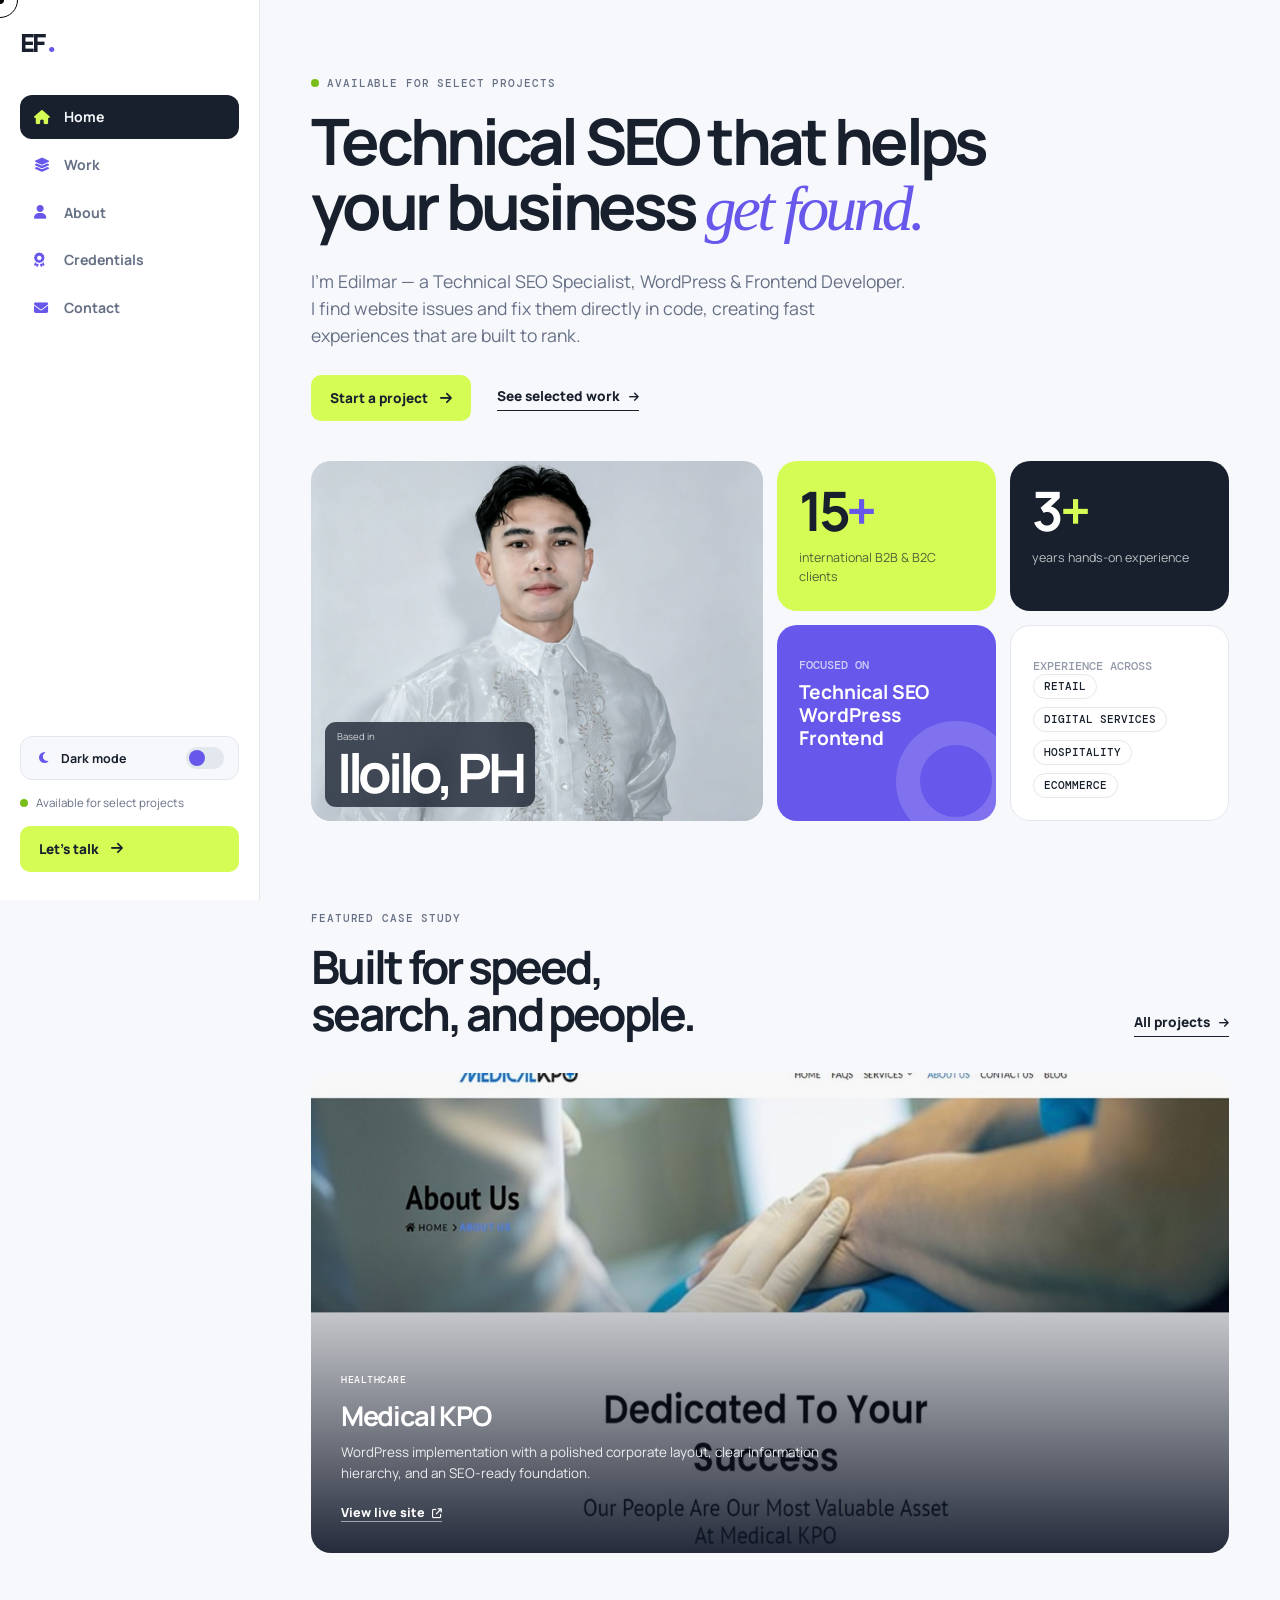
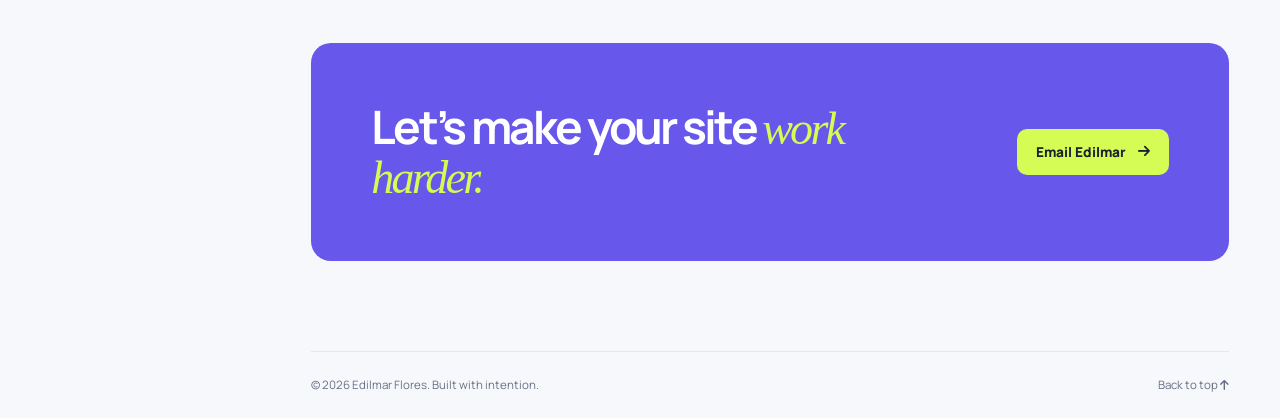
<file: index.html>
<!doctype html><html lang="en"><head><meta charset="utf-8"><meta name="viewport" content="width=device-width,initial-scale=1"><title>Edilmar Flores — Technical SEO & WordPress Developer</title><meta name="description" content="Edilmar Flores is a Technical SEO Specialist, WordPress and frontend developer based in Iloilo City, Philippines."><meta name="theme-color" content="#f7f8fc"><meta property="og:title" content="Edilmar Flores — Technical SEO & WordPress Developer"><meta property="og:description" content="Edilmar Flores is a Technical SEO Specialist, WordPress and frontend developer based in Iloilo City, Philippines."><meta property="og:type" content="website"><link rel="preconnect" href="https://fonts.googleapis.com"><link rel="preconnect" href="https://fonts.gstatic.com" crossorigin><link href="https://fonts.googleapis.com/css2?family=DM+Mono:wght@400;500&family=Manrope:wght@400;500;600;700;800&display=swap" rel="stylesheet"><link rel="stylesheet" href="https://cdnjs.cloudflare.com/ajax/libs/font-awesome/6.5.2/css/all.min.css"><link rel="stylesheet" href="style.css"><script>document.documentElement.classList.add("js");try{var t=localStorage.getItem("theme")||(matchMedia("(prefers-color-scheme:dark)").matches?"dark":"light");document.documentElement.dataset.theme=t}catch(e){}</script></head><body><a class="skip-link" href="#main">Skip to content</a><div class="progress" id="progress"></div><div class="topbar"><a class="brand" href="index.html">EF<span>.</span></a><button class="menu-button" id="menuBtn" aria-expanded="false" aria-controls="side" aria-label="Open navigation"><i class="fa-solid fa-bars"></i></button></div><div class="scrim" id="scrim"></div><div class="app"><aside class="side" id="side"><a class="brand" href="index.html" aria-label="Edilmar Flores, home">EF<span>.</span></a><nav aria-label="Primary"><a href="index.html"><i class="fa-solid fa-house"></i>Home</a><a href="work.html"><i class="fa-solid fa-layer-group"></i>Work</a><a href="about.html"><i class="fa-solid fa-user"></i>About</a><a href="credentials.html"><i class="fa-solid fa-award"></i>Credentials</a><a href="contact.html"><i class="fa-solid fa-envelope"></i>Contact</a></nav><div class="side-foot"><p><span class="status-dot"></span>Available for select projects</p><a class="button button-primary" href="contact.html">Let&rsquo;s talk <i class="fa-solid fa-arrow-right"></i></a></div></aside><main id="main">

<section class="hero"><p class="eyebrow"><span class="status-dot"></span>Available for select projects</p><h1 class="reveal">Technical SEO that helps your business <em>get found.</em></h1><p class="hero-intro reveal">I&rsquo;m Edilmar &mdash; a Technical SEO Specialist, WordPress &amp; Frontend Developer. I find website issues and fix them directly in code, creating fast experiences that are built to rank.</p><div class="hero-actions reveal"><a class="button button-primary" href="contact.html">Start a project <i class="fa-solid fa-arrow-right"></i></a><a class="text-link" href="work.html">See selected work <i class="fa-solid fa-arrow-right"></i></a></div></section>
<section class="bento" aria-label="Highlights"><article class="portrait-card spot reveal"><img src="profile.jpg" alt="Portrait of Edilmar Flores"><div><span>Based in</span><strong>Iloilo, PH</strong></div></article><article class="metric-card spot reveal delay-1"><strong><b data-count="15">15</b><span>+</span></strong><p>international B2B &amp; B2C clients</p></article><article class="metric-dark spot reveal delay-2"><strong><b data-count="3">3</b><span>+</span></strong><p>years hands-on experience</p></article><article class="expertise-card spot reveal"><p>Focused on</p><strong>Technical SEO<br>WordPress<br>Frontend</strong><div class="orb"></div></article><article class="trust spot reveal delay-1"><p>Experience across</p><div><span>Retail</span><span>Digital services</span><span>Hospitality</span><span>Ecommerce</span></div></article></section>
<section class="block"><div class="section-top reveal"><div><p class="eyebrow">Featured case study</p><h2>Built for speed,<br>search, and people.</h2></div><a class="text-link" href="work.html">All projects <i class="fa-solid fa-arrow-right"></i></a></div><article class="project-card project-featured spot reveal" data-cat="Healthcare"><img src="project1.jpg" alt="Medical KPO website preview" loading="lazy"><div class="project-content"><span>Healthcare</span><h3>Medical KPO</h3><p>WordPress implementation with a polished corporate layout, clear information hierarchy, and an SEO-ready foundation.</p><a href="https://medicalkpo.com/" target="_blank" rel="noopener">View live site <i class="fa-solid fa-arrow-up-right-from-square"></i></a></div></article></section>
<section class="cta reveal"><h2>Let&rsquo;s make your site <em>work harder.</em></h2><a class="button button-light" href="contact.html">Email Edilmar <i class="fa-solid fa-arrow-right"></i></a></section>
<footer class="footer"><p>&copy; <span id="currentYear"></span> Edilmar Flores. Built with intention.</p><a href="#main">Back to top <i class="fa-solid fa-arrow-up"></i></a></footer></main></div><script src="script.js"></script></body></html>
</file>
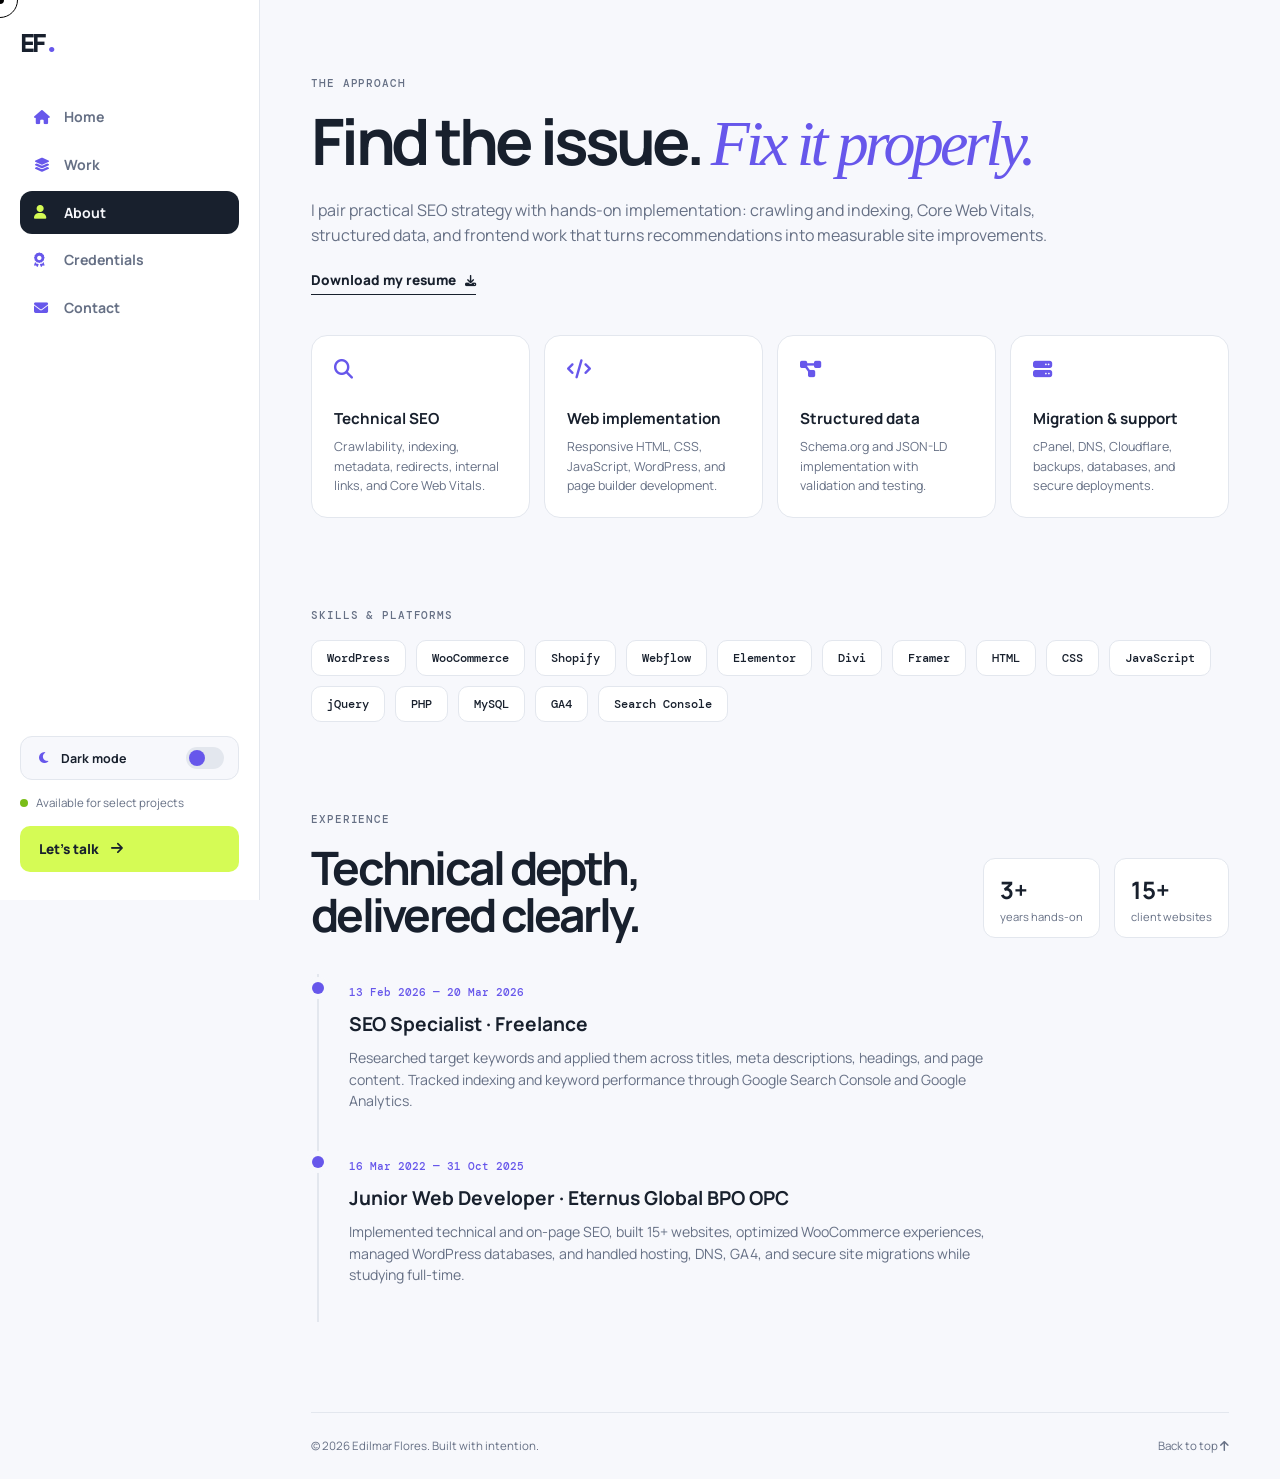
<file: about.html>
<!doctype html><html lang="en"><head><meta charset="utf-8"><meta name="viewport" content="width=device-width,initial-scale=1"><title>About & Experience — Edilmar Flores</title><meta name="description" content="Technical SEO, WordPress and frontend experience: crawling, Core Web Vitals, structured data and hands-on implementation."><meta name="theme-color" content="#f7f8fc"><meta property="og:title" content="About & Experience — Edilmar Flores"><meta property="og:description" content="Technical SEO, WordPress and frontend experience: crawling, Core Web Vitals, structured data and hands-on implementation."><meta property="og:type" content="website"><link rel="preconnect" href="https://fonts.googleapis.com"><link rel="preconnect" href="https://fonts.gstatic.com" crossorigin><link href="https://fonts.googleapis.com/css2?family=DM+Mono:wght@400;500&family=Manrope:wght@400;500;600;700;800&display=swap" rel="stylesheet"><link rel="stylesheet" href="https://cdnjs.cloudflare.com/ajax/libs/font-awesome/6.5.2/css/all.min.css"><link rel="stylesheet" href="style.css"><script>document.documentElement.classList.add("js");try{var t=localStorage.getItem("theme")||(matchMedia("(prefers-color-scheme:dark)").matches?"dark":"light");document.documentElement.dataset.theme=t}catch(e){}</script></head><body><a class="skip-link" href="#main">Skip to content</a><div class="progress" id="progress"></div><div class="topbar"><a class="brand" href="index.html">EF<span>.</span></a><button class="menu-button" id="menuBtn" aria-expanded="false" aria-controls="side" aria-label="Open navigation"><i class="fa-solid fa-bars"></i></button></div><div class="scrim" id="scrim"></div><div class="app"><aside class="side" id="side"><a class="brand" href="index.html" aria-label="Edilmar Flores, home">EF<span>.</span></a><nav aria-label="Primary"><a href="index.html"><i class="fa-solid fa-house"></i>Home</a><a href="work.html"><i class="fa-solid fa-layer-group"></i>Work</a><a href="about.html"><i class="fa-solid fa-user"></i>About</a><a href="credentials.html"><i class="fa-solid fa-award"></i>Credentials</a><a href="contact.html"><i class="fa-solid fa-envelope"></i>Contact</a></nav><div class="side-foot"><p><span class="status-dot"></span>Available for select projects</p><a class="button button-primary" href="contact.html">Let&rsquo;s talk <i class="fa-solid fa-arrow-right"></i></a></div></aside><main id="main">

<section class="page-head reveal"><p class="eyebrow">The approach</p><h1>Find the issue. <em>Fix it properly.</em></h1><p class="lead">I pair practical SEO strategy with hands-on implementation: crawling and indexing, Core Web Vitals, structured data, and frontend work that turns recommendations into measurable site improvements.</p><a href="Edilmar_WP_DEV.pdf" class="text-link" download>Download my resume <i class="fa-solid fa-download"></i></a></section>
<section class="service-bento"><article class="spot reveal"><i class="fa-solid fa-magnifying-glass"></i><h3>Technical SEO</h3><p>Crawlability, indexing, metadata, redirects, internal links, and Core Web Vitals.</p></article><article class="spot reveal delay-1"><i class="fa-solid fa-code"></i><h3>Web implementation</h3><p>Responsive HTML, CSS, JavaScript, WordPress, and page builder development.</p></article><article class="spot reveal"><i class="fa-solid fa-diagram-project"></i><h3>Structured data</h3><p>Schema.org and JSON-LD implementation with validation and testing.</p></article><article class="spot reveal delay-1"><i class="fa-solid fa-server"></i><h3>Migration &amp; support</h3><p>cPanel, DNS, Cloudflare, backups, databases, and secure deployments.</p></article></section>
<section class="block"><p class="eyebrow">Skills &amp; platforms</p><div class="tags reveal"><span>WordPress</span><span>WooCommerce</span><span>Shopify</span><span>Webflow</span><span>Elementor</span><span>Divi</span><span>Framer</span><span>HTML</span><span>CSS</span><span>JavaScript</span><span>jQuery</span><span>PHP</span><span>MySQL</span><span>GA4</span><span>Search Console</span></div></section>
<section class="block"><div class="section-top reveal"><div><p class="eyebrow">Experience</p><h2>Technical depth,<br>delivered clearly.</h2></div><div class="mini-stats"><span><strong>3+</strong> years hands-on</span><span><strong>15+</strong> client websites</span></div></div><div class="timeline"><article class="reveal"><span>13 Feb 2026 — 20 Mar 2026</span><h3>SEO Specialist · Freelance</h3><p>Researched target keywords and applied them across titles, meta descriptions, headings, and page content. Tracked indexing and keyword performance through Google Search Console and Google Analytics.</p></article><article class="reveal"><span>16 Mar 2022 — 31 Oct 2025</span><h3>Junior Web Developer · Eternus Global BPO OPC</h3><p>Implemented technical and on-page SEO, built 15+ websites, optimized WooCommerce experiences, managed WordPress databases, and handled hosting, DNS, GA4, and secure site migrations while studying full-time.</p></article></div></section>
<footer class="footer"><p>&copy; <span id="currentYear"></span> Edilmar Flores. Built with intention.</p><a href="#main">Back to top <i class="fa-solid fa-arrow-up"></i></a></footer></main></div><script src="script.js"></script></body></html>
</file>
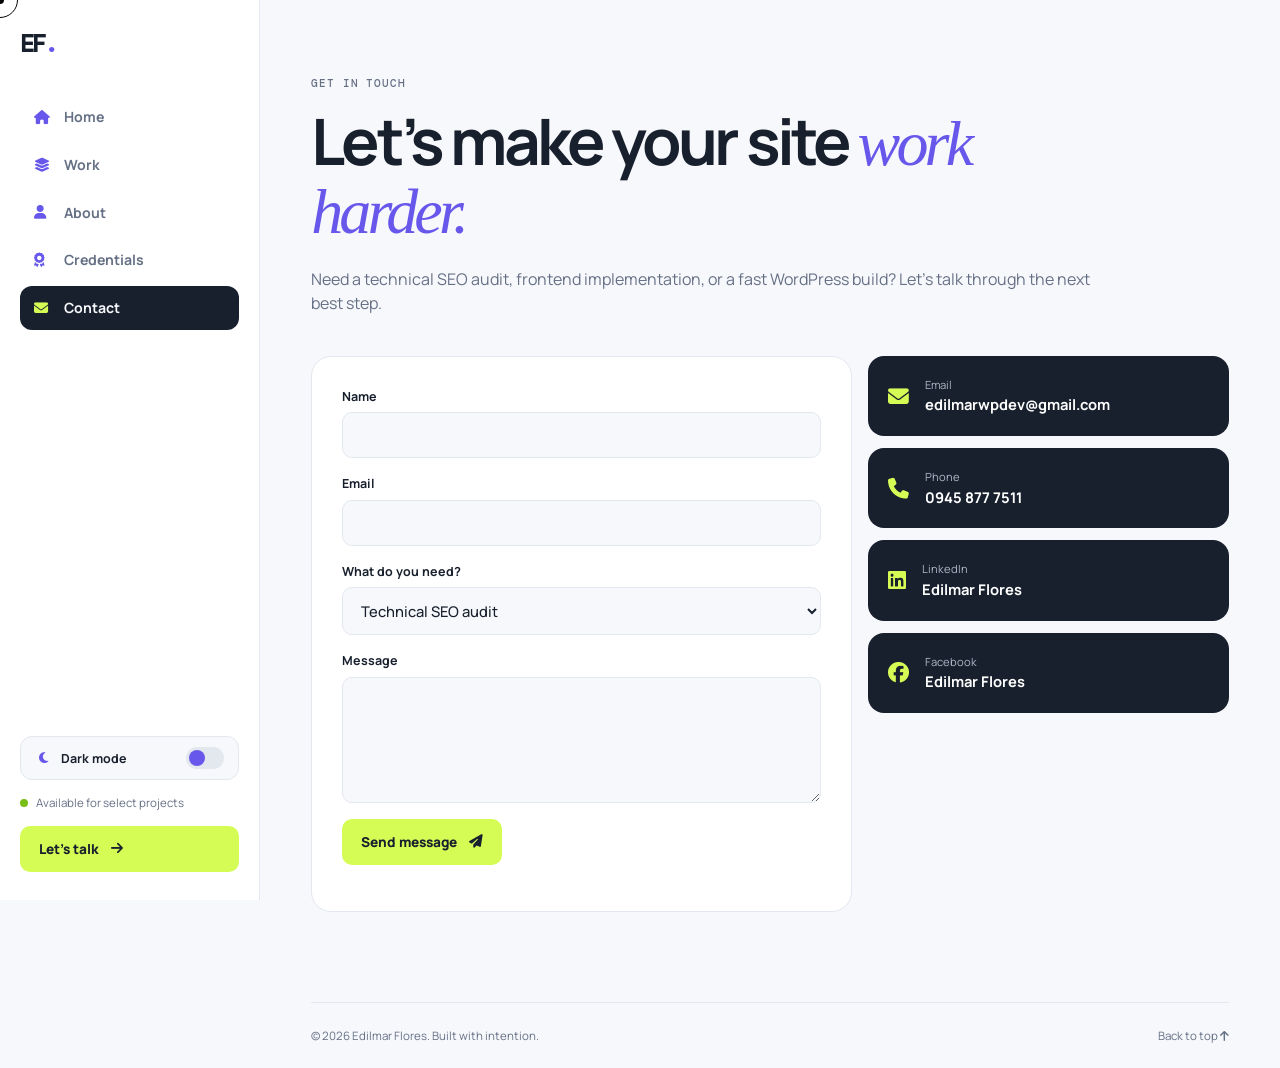
<file: contact.html>
<!doctype html><html lang="en"><head><meta charset="utf-8"><meta name="viewport" content="width=device-width,initial-scale=1"><title>Contact — Edilmar Flores</title><meta name="description" content="Need a technical SEO audit, frontend implementation or a fast WordPress build? Get in touch with Edilmar Flores."><meta name="theme-color" content="#f7f8fc"><meta property="og:title" content="Contact — Edilmar Flores"><meta property="og:description" content="Need a technical SEO audit, frontend implementation or a fast WordPress build? Get in touch with Edilmar Flores."><meta property="og:type" content="website"><link rel="preconnect" href="https://fonts.googleapis.com"><link rel="preconnect" href="https://fonts.gstatic.com" crossorigin><link href="https://fonts.googleapis.com/css2?family=DM+Mono:wght@400;500&family=Manrope:wght@400;500;600;700;800&display=swap" rel="stylesheet"><link rel="stylesheet" href="https://cdnjs.cloudflare.com/ajax/libs/font-awesome/6.5.2/css/all.min.css"><link rel="stylesheet" href="style.css"><script>document.documentElement.classList.add("js");try{var t=localStorage.getItem("theme")||(matchMedia("(prefers-color-scheme:dark)").matches?"dark":"light");document.documentElement.dataset.theme=t}catch(e){}</script></head><body><a class="skip-link" href="#main">Skip to content</a><div class="progress" id="progress"></div><div class="topbar"><a class="brand" href="index.html">EF<span>.</span></a><button class="menu-button" id="menuBtn" aria-expanded="false" aria-controls="side" aria-label="Open navigation"><i class="fa-solid fa-bars"></i></button></div><div class="scrim" id="scrim"></div><div class="app"><aside class="side" id="side"><a class="brand" href="index.html" aria-label="Edilmar Flores, home">EF<span>.</span></a><nav aria-label="Primary"><a href="index.html"><i class="fa-solid fa-house"></i>Home</a><a href="work.html"><i class="fa-solid fa-layer-group"></i>Work</a><a href="about.html"><i class="fa-solid fa-user"></i>About</a><a href="credentials.html"><i class="fa-solid fa-award"></i>Credentials</a><a href="contact.html"><i class="fa-solid fa-envelope"></i>Contact</a></nav><div class="side-foot"><p><span class="status-dot"></span>Available for select projects</p><a class="button button-primary" href="contact.html">Let&rsquo;s talk <i class="fa-solid fa-arrow-right"></i></a></div></aside><main id="main">

<section class="page-head reveal"><p class="eyebrow">Get in touch</p><h1>Let&rsquo;s make your site <em>work harder.</em></h1><p>Need a technical SEO audit, frontend implementation, or a fast WordPress build? Let&rsquo;s talk through the next best step.</p></section>
<section class="contact-grid"><form class="contact-form reveal" id="contactForm"><label>Name<input name="name" required autocomplete="name"></label><label>Email<input name="email" type="email" required autocomplete="email"></label><label>What do you need?<select name="topic"><option>Technical SEO audit</option><option>WordPress build</option><option>Frontend implementation</option><option>Something else</option></select></label><label>Message<textarea name="message" rows="5" required></textarea></label><button class="button button-primary" type="submit">Send message <i class="fa-solid fa-paper-plane"></i></button><p class="form-note" id="formNote" role="status"></p></form>
<div class="contact-side reveal delay-1"><a class="spot" href="mailto:edilmarwpdev@gmail.com"><i class="fa-solid fa-envelope"></i><span>Email<strong>edilmarwpdev@gmail.com</strong></span></a><a class="spot" href="tel:+639458777511"><i class="fa-solid fa-phone"></i><span>Phone<strong>0945 877 7511</strong></span></a><a class="spot" href="https://www.linkedin.com/in/edilmar-flores-2748893b8/" target="_blank" rel="noopener"><i class="fa-brands fa-linkedin"></i><span>LinkedIn<strong>Edilmar Flores</strong></span></a><a class="spot" href="https://www.facebook.com/profile.php?id=61578698037805" target="_blank" rel="noopener"><i class="fa-brands fa-facebook"></i><span>Facebook<strong>Edilmar Flores</strong></span></a></div></section>
<footer class="footer"><p>&copy; <span id="currentYear"></span> Edilmar Flores. Built with intention.</p><a href="#main">Back to top <i class="fa-solid fa-arrow-up"></i></a></footer></main></div><script src="script.js"></script></body></html>
</file>
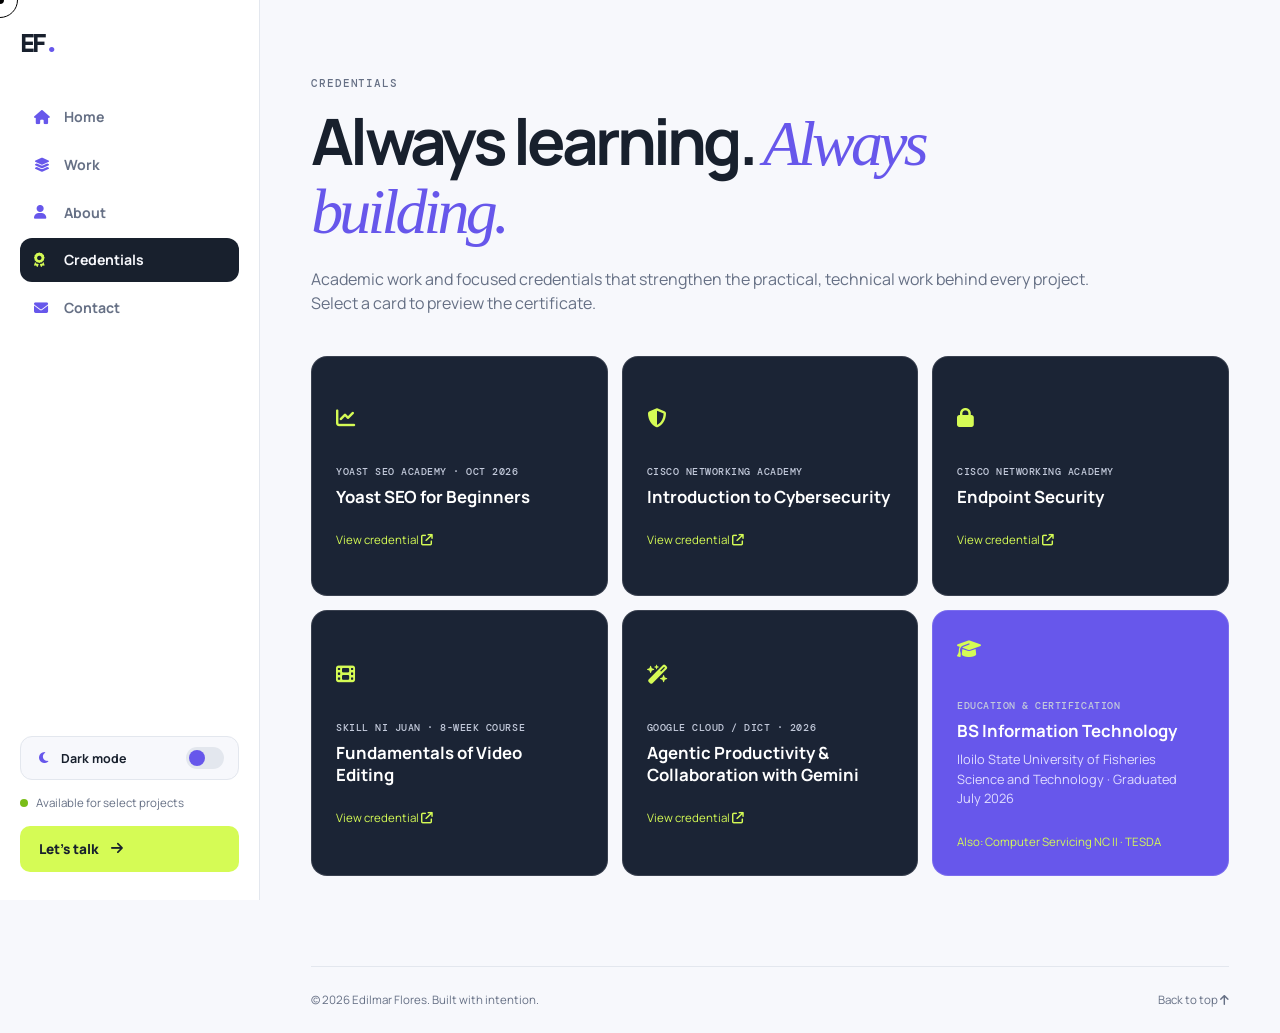
<file: credentials.html>
<!doctype html><html lang="en"><head><meta charset="utf-8"><meta name="viewport" content="width=device-width,initial-scale=1"><title>Credentials — Edilmar Flores</title><meta name="description" content="Education and professional certificates: Yoast SEO, Cisco cybersecurity, Google Cloud Gemini and a BS in Information Technology."><meta name="theme-color" content="#f7f8fc"><meta property="og:title" content="Credentials — Edilmar Flores"><meta property="og:description" content="Education and professional certificates: Yoast SEO, Cisco cybersecurity, Google Cloud Gemini and a BS in Information Technology."><meta property="og:type" content="website"><link rel="preconnect" href="https://fonts.googleapis.com"><link rel="preconnect" href="https://fonts.gstatic.com" crossorigin><link href="https://fonts.googleapis.com/css2?family=DM+Mono:wght@400;500&family=Manrope:wght@400;500;600;700;800&display=swap" rel="stylesheet"><link rel="stylesheet" href="https://cdnjs.cloudflare.com/ajax/libs/font-awesome/6.5.2/css/all.min.css"><link rel="stylesheet" href="style.css"><script>document.documentElement.classList.add("js");try{var t=localStorage.getItem("theme")||(matchMedia("(prefers-color-scheme:dark)").matches?"dark":"light");document.documentElement.dataset.theme=t}catch(e){}</script></head><body><a class="skip-link" href="#main">Skip to content</a><div class="progress" id="progress"></div><div class="topbar"><a class="brand" href="index.html">EF<span>.</span></a><button class="menu-button" id="menuBtn" aria-expanded="false" aria-controls="side" aria-label="Open navigation"><i class="fa-solid fa-bars"></i></button></div><div class="scrim" id="scrim"></div><div class="app"><aside class="side" id="side"><a class="brand" href="index.html" aria-label="Edilmar Flores, home">EF<span>.</span></a><nav aria-label="Primary"><a href="index.html"><i class="fa-solid fa-house"></i>Home</a><a href="work.html"><i class="fa-solid fa-layer-group"></i>Work</a><a href="about.html"><i class="fa-solid fa-user"></i>About</a><a href="credentials.html"><i class="fa-solid fa-award"></i>Credentials</a><a href="contact.html"><i class="fa-solid fa-envelope"></i>Contact</a></nav><div class="side-foot"><p><span class="status-dot"></span>Available for select projects</p><a class="button button-primary" href="contact.html">Let&rsquo;s talk <i class="fa-solid fa-arrow-right"></i></a></div></aside><main id="main">

<section class="page-head reveal"><p class="eyebrow">Credentials</p><h1>Always learning. <em>Always building.</em></h1><p>Academic work and focused credentials that strengthen the practical, technical work behind every project. Select a card to preview the certificate.</p></section>
<section class="credentials-grid">
<button class="credential-card spot reveal" data-certificate="certificates/SEO for beginners Certificate.pdf" data-title="Yoast SEO for Beginners"><span class="credential-icon"><i class="fa-solid fa-chart-line"></i></span><span class="credential-type">Yoast SEO Academy · Oct 2026</span><strong>Yoast SEO for Beginners</strong><small>View credential <i class="fa-solid fa-arrow-up-right-from-square"></i></small></button>
<button class="credential-card spot reveal delay-1" data-certificate="certificates/Introduction_to_Cybersecurity_certificate_edilmarflores01-gmail-com_bc3a75da-2b89-4753-b225-83010487b851.pdf" data-title="Introduction to Cybersecurity"><span class="credential-icon"><i class="fa-solid fa-shield-halved"></i></span><span class="credential-type">Cisco Networking Academy</span><strong>Introduction to Cybersecurity</strong><small>View credential <i class="fa-solid fa-arrow-up-right-from-square"></i></small></button>
<button class="credential-card spot reveal" data-certificate="certificates/Endpoint_Security_certificate_edilmarflores01-gmail-com_27hours_July9-14.pdf" data-title="Endpoint Security"><span class="credential-icon"><i class="fa-solid fa-lock"></i></span><span class="credential-type">Cisco Networking Academy</span><strong>Endpoint Security</strong><small>View credential <i class="fa-solid fa-arrow-up-right-from-square"></i></small></button>
<button class="credential-card spot reveal delay-1" data-certificate="certificates/Edilmar S. Flores-Video Editing. Flores-Video Editing (2).pdf" data-title="Fundamentals of Video Editing"><span class="credential-icon"><i class="fa-solid fa-film"></i></span><span class="credential-type">Skill Ni Juan · 8-week course</span><strong>Fundamentals of Video Editing</strong><small>View credential <i class="fa-solid fa-arrow-up-right-from-square"></i></small></button>
<button class="credential-card spot reveal" data-certificate="certificates/AImazing Gemini Workshop_ Edilmar Flores _ 6_9_2026 (1).pdf" data-title="Agentic Productivity & Collaboration with Gemini"><span class="credential-icon"><i class="fa-solid fa-wand-magic-sparkles"></i></span><span class="credential-type">Google Cloud / DICT · 2026</span><strong>Agentic Productivity &amp; Collaboration with Gemini</strong><small>View credential <i class="fa-solid fa-arrow-up-right-from-square"></i></small></button>
<article class="education-card spot reveal delay-1"><span class="credential-icon"><i class="fa-solid fa-graduation-cap"></i></span><span class="credential-type">Education &amp; certification</span><strong>BS Information Technology</strong><p>Iloilo State University of Fisheries Science and Technology · Graduated July 2026</p><small>Also: Computer Servicing NC II · TESDA</small></article></section>
<dialog class="certificate-modal" id="certificateModal" aria-labelledby="certificateTitle"><div class="modal-bar"><strong id="certificateTitle">Certificate</strong><div><a id="certificateDownload" href="#" target="_blank" rel="noopener">Open PDF <i class="fa-solid fa-arrow-up-right-from-square"></i></a><button id="closeCertificate" aria-label="Close certificate preview"><i class="fa-solid fa-xmark"></i></button></div></div><iframe id="certificateFrame" title="Certificate preview"></iframe></dialog>
<footer class="footer"><p>&copy; <span id="currentYear"></span> Edilmar Flores. Built with intention.</p><a href="#main">Back to top <i class="fa-solid fa-arrow-up"></i></a></footer></main></div><script src="script.js"></script></body></html>
</file>
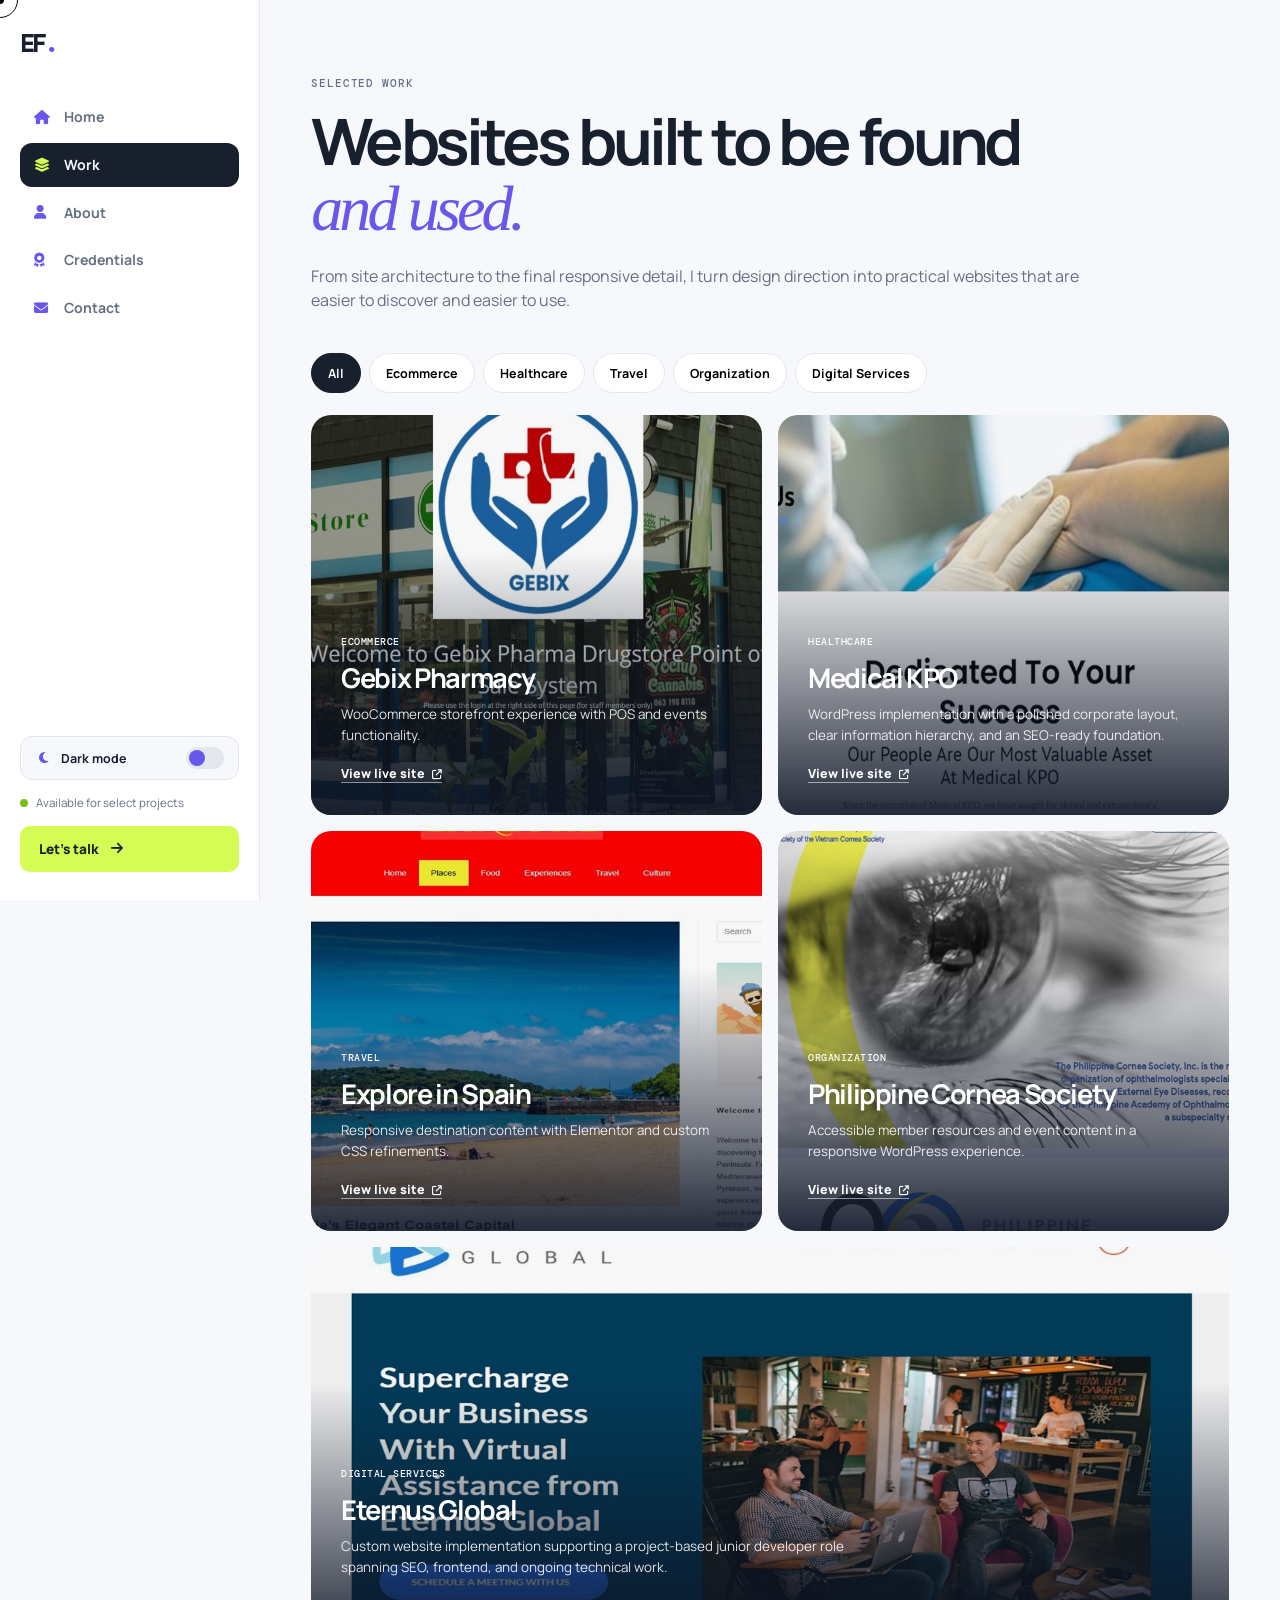
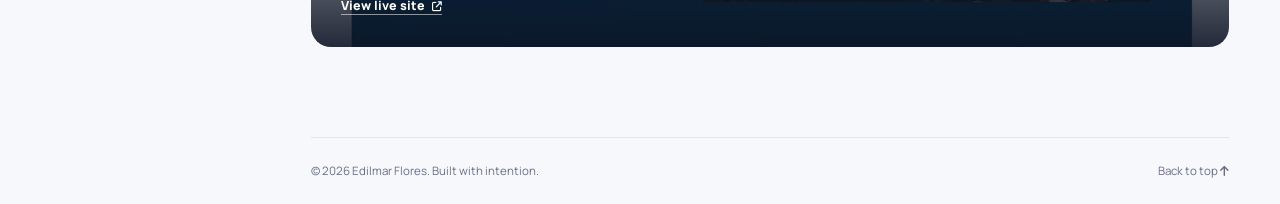
<file: work.html>
<!doctype html><html lang="en"><head><meta charset="utf-8"><meta name="viewport" content="width=device-width,initial-scale=1"><title>Selected Work — Edilmar Flores</title><meta name="description" content="WordPress, WooCommerce and SEO-ready websites built by Edilmar Flores for healthcare, ecommerce, travel and organizations."><meta name="theme-color" content="#f7f8fc"><meta property="og:title" content="Selected Work — Edilmar Flores"><meta property="og:description" content="WordPress, WooCommerce and SEO-ready websites built by Edilmar Flores for healthcare, ecommerce, travel and organizations."><meta property="og:type" content="website"><link rel="preconnect" href="https://fonts.googleapis.com"><link rel="preconnect" href="https://fonts.gstatic.com" crossorigin><link href="https://fonts.googleapis.com/css2?family=DM+Mono:wght@400;500&family=Manrope:wght@400;500;600;700;800&display=swap" rel="stylesheet"><link rel="stylesheet" href="https://cdnjs.cloudflare.com/ajax/libs/font-awesome/6.5.2/css/all.min.css"><link rel="stylesheet" href="style.css"><script>document.documentElement.classList.add("js");try{var t=localStorage.getItem("theme")||(matchMedia("(prefers-color-scheme:dark)").matches?"dark":"light");document.documentElement.dataset.theme=t}catch(e){}</script></head><body><a class="skip-link" href="#main">Skip to content</a><div class="progress" id="progress"></div><div class="topbar"><a class="brand" href="index.html">EF<span>.</span></a><button class="menu-button" id="menuBtn" aria-expanded="false" aria-controls="side" aria-label="Open navigation"><i class="fa-solid fa-bars"></i></button></div><div class="scrim" id="scrim"></div><div class="app"><aside class="side" id="side"><a class="brand" href="index.html" aria-label="Edilmar Flores, home">EF<span>.</span></a><nav aria-label="Primary"><a href="index.html"><i class="fa-solid fa-house"></i>Home</a><a href="work.html"><i class="fa-solid fa-layer-group"></i>Work</a><a href="about.html"><i class="fa-solid fa-user"></i>About</a><a href="credentials.html"><i class="fa-solid fa-award"></i>Credentials</a><a href="contact.html"><i class="fa-solid fa-envelope"></i>Contact</a></nav><div class="side-foot"><p><span class="status-dot"></span>Available for select projects</p><a class="button button-primary" href="contact.html">Let&rsquo;s talk <i class="fa-solid fa-arrow-right"></i></a></div></aside><main id="main">

<section class="page-head reveal"><p class="eyebrow">Selected work</p><h1>Websites built to be found <em>and used.</em></h1><p>From site architecture to the final responsive detail, I turn design direction into practical websites that are easier to discover and easier to use.</p></section>
<div class="filters" id="filters" role="group" aria-label="Filter projects"></div>
<section class="projects-grid" id="projects">
<article class="project-card spot reveal" data-cat="Ecommerce"><img src="project6.jpg" alt="Gebix Pharmacy website preview" loading="lazy"><div class="project-content"><span>Ecommerce</span><h3>Gebix Pharmacy</h3><p>WooCommerce storefront experience with POS and events functionality.</p><a href="https://gebixpharmacy.com/" target="_blank" rel="noopener">View live site <i class="fa-solid fa-arrow-up-right-from-square"></i></a></div></article>
<article class="project-card spot reveal" data-cat="Healthcare"><img src="project1.jpg" alt="Medical KPO website preview" loading="lazy"><div class="project-content"><span>Healthcare</span><h3>Medical KPO</h3><p>WordPress implementation with a polished corporate layout, clear information hierarchy, and an SEO-ready foundation.</p><a href="https://medicalkpo.com/" target="_blank" rel="noopener">View live site <i class="fa-solid fa-arrow-up-right-from-square"></i></a></div></article>
<article class="project-card spot reveal" data-cat="Travel"><img src="project5.jpg" alt="Explore in Spain website preview" loading="lazy"><div class="project-content"><span>Travel</span><h3>Explore in Spain</h3><p>Responsive destination content with Elementor and custom CSS refinements.</p><a href="https://exploreinspain.com/" target="_blank" rel="noopener">View live site <i class="fa-solid fa-arrow-up-right-from-square"></i></a></div></article>
<article class="project-card spot reveal" data-cat="Organization"><img src="project2.jpg" alt="Philippine Cornea Society website preview" loading="lazy"><div class="project-content"><span>Organization</span><h3>Philippine Cornea Society</h3><p>Accessible member resources and event content in a responsive WordPress experience.</p><a href="https://philippinecornea.com/" target="_blank" rel="noopener">View live site <i class="fa-solid fa-arrow-up-right-from-square"></i></a></div></article>
<article class="project-card spot reveal" data-cat="Digital Services"><img src="project3.jpg" alt="Eternus Global website preview" loading="lazy"><div class="project-content"><span>Digital Services</span><h3>Eternus Global</h3><p>Custom website implementation supporting a project-based junior developer role spanning SEO, frontend, and ongoing technical work.</p><a href="https://eternusglobal.com/" target="_blank" rel="noopener">View live site <i class="fa-solid fa-arrow-up-right-from-square"></i></a></div></article>
</section>
<footer class="footer"><p>&copy; <span id="currentYear"></span> Edilmar Flores. Built with intention.</p><a href="#main">Back to top <i class="fa-solid fa-arrow-up"></i></a></footer></main></div><script src="script.js"></script></body></html>
</file>
<file: style.css>
:root{--card:#fff;--bar:var(--bar);--accent:#6757eb;--accent-inv:#d5fb55;--ink:#18202d;--muted:#667085;--line:#e3e7ee;--paper:#f7f8fc;--violet:#6757eb;--lime:#d5fb55;--r:20px;--side:260px;--mono:"DM Mono",monospace}
*{box-sizing:border-box}html{scroll-behavior:smooth}
body{margin:0;background:var(--paper);color:var(--ink);font-family:Manrope,Arial,sans-serif;line-height:1.55;animation:fade .5s ease}@keyframes fade{from{opacity:0}}
body.leaving{opacity:0;transition:opacity .22s}@keyframes pin{from{opacity:0;transform:translateY(8px)}}
a{color:inherit}img{max-width:100%}
.skip-link{position:fixed;top:-100px;left:20px;padding:10px 16px;background:#18202d;color:#fff;z-index:50}.skip-link:focus{top:12px}
:focus-visible{outline:3px solid var(--accent);outline-offset:3px}
.progress{position:fixed;top:0;left:0;height:3px;width:100%;background:var(--violet);transform:scaleX(0);transform-origin:0;z-index:40}
.app{display:grid;grid-template-columns:var(--side) minmax(0,1fr);min-height:100vh}
.side{position:sticky;top:0;height:100vh;height:100dvh;overflow-y:auto;overscroll-behavior:contain;padding:28px 20px;display:flex;flex-direction:column;gap:36px;background:var(--card);border-right:1px solid var(--line);z-index:30}
.brand{font:700 1.5rem var(--mono);letter-spacing:-2px;text-decoration:none}.brand span{color:var(--accent)}
.side nav{display:flex;flex-direction:column;gap:4px}
.side nav a{display:flex;align-items:center;gap:12px;padding:11px 14px;border-radius:12px;text-decoration:none;font-size:.88rem;font-weight:700;color:var(--muted);transition:background .2s,color .2s,transform .2s}
.side nav i{width:18px;color:var(--accent)}
.side nav a:hover{background:var(--paper);color:var(--ink);transform:translateX(3px)}
.side nav a[aria-current=page]{background:var(--ink);color:var(--paper)}.side nav a[aria-current=page] i{color:var(--accent-inv)}
.side-foot{margin-top:auto;display:grid;gap:14px}.side-foot p{margin:0;font-size:.72rem;color:var(--muted)}
.status-dot{display:inline-block;width:8px;height:8px;border-radius:99px;background:#79bd18;margin-right:8px;box-shadow:0 0 0 0 #79bd1888;animation:pulse 2s infinite}
@keyframes pulse{70%{box-shadow:0 0 0 8px #79bd1800}}
.topbar,.scrim{display:none}
main{padding:56px clamp(20px,4vw,56px) 0;max-width:1240px;width:100%;margin-inline:auto}
h1,h2{margin:0;letter-spacing:-.06em;line-height:1.02}h1{font-size:clamp(2.6rem,5vw,5rem)}h2{font-size:clamp(2rem,3.6vw,3.6rem)}
h1 em,h2 em{font-family:Georgia,serif;font-weight:400;color:var(--accent)}
.eyebrow{font:500 .68rem var(--mono);letter-spacing:.08em;text-transform:uppercase;color:var(--muted);margin:0 0 18px}
.button{display:inline-flex;align-items:center;gap:12px;padding:14px 19px;border-radius:10px;text-decoration:none;border:0;font:800 .85rem Manrope,sans-serif;cursor:pointer;transition:transform .2s,box-shadow .2s}
.button{transform:translate(var(--tx,0px),var(--ty,0px))}.button:hover{transform:translate(var(--tx,0px),calc(var(--ty,0px) - 3px));box-shadow:0 9px 20px #141e3224}
.button-primary,.button-light{background:var(--lime);color:#18202d}
.text-link{font-size:.85rem;font-weight:800;text-decoration:none;border-bottom:1px solid var(--ink);padding-bottom:3px}.text-link i{font-size:.7rem;margin-left:6px;transition:transform .2s}.text-link:hover i{transform:translateX(4px)}
/* spotlight hover */
.spot{position:relative;overflow:hidden}.spot:before{content:"";position:absolute;inset:0;pointer-events:none;opacity:0;transition:opacity .3s;background:radial-gradient(260px circle at var(--mx,50%) var(--my,50%),#ffffff2e,transparent 70%);z-index:2}.spot:hover:before{opacity:1}
.hero{padding:20px 0 40px}.hero h1{max-width:760px}.hero-intro{font-size:1.1rem;color:var(--muted);max-width:600px;margin:26px 0}.hero-actions{display:flex;align-items:center;gap:26px;flex-wrap:wrap}
.bento{display:grid;grid-template-columns:repeat(4,1fr);grid-auto-rows:minmax(150px,auto);gap:14px}
.bento>article{border-radius:var(--r);padding:22px}
.portrait-card{grid-row:span 2;grid-column:span 2;padding:0!important;background:#dfe3ed;min-height:320px}.portrait-card img{width:100%;height:100%;object-fit:cover;position:absolute;inset:0;transition:transform .6s}.portrait-card:hover img{transform:scale(1.04)}
.portrait-card div{position:absolute;bottom:14px;left:14px;color:#fff;background:#141c2bc0;backdrop-filter:blur(10px);border-radius:11px;padding:8px 12px;z-index:3}.portrait-card span{display:block;font-size:.6rem;opacity:.75}.portrait-card strong{font-size:.8rem}
.metric-card{background:var(--lime);color:#18202d}.metric-dark{background:#18202d;color:#fff}
.bento strong{font-size:3.4rem;letter-spacing:-.08em;line-height:1}.metric-dark strong span{color:var(--lime)}.metric-card strong span{color:var(--accent)}.bento article p{margin:10px 0 0;font-size:.78rem;opacity:.7}
.expertise-card{background:var(--violet);color:#fff}.expertise-card p{font:500 .63rem var(--mono);text-transform:uppercase}.expertise-card strong{display:block;margin-top:8px;font-size:1.2rem;letter-spacing:0;line-height:1.2}
.orb{position:absolute;width:120px;height:120px;border-radius:50%;border:24px solid #ffffff29;right:-20px;bottom:-20px;animation:float 6s ease-in-out infinite}@keyframes float{50%{transform:translateY(-12px)}}
.trust{background:var(--card);border:1px solid var(--line)}.trust p{font:500 .65rem var(--mono);text-transform:uppercase;margin:0 0 12px;color:var(--muted)}.trust div{display:flex;flex-wrap:wrap;gap:8px}.trust span{font:500 .66rem var(--mono);border:1px solid var(--line);border-radius:99px;padding:5px 10px;text-transform:uppercase}
.block{padding:90px 0 0}.section-top{display:flex;justify-content:space-between;align-items:end;gap:30px;margin-bottom:36px;flex-wrap:wrap}
.page-head{padding:20px 0 40px;max-width:780px}.page-head>p:not(.eyebrow){color:var(--muted);font-size:1rem;margin:22px 0 0}.page-head .lead{font-size:1.2rem;color:var(--ink)}.page-head .text-link{display:inline-block;margin-top:22px}
.filters{display:flex;flex-wrap:wrap;gap:8px;margin-bottom:22px}.filters button{font:700 .78rem Manrope,sans-serif;padding:9px 16px;border-radius:99px;border:1px solid var(--line);background:var(--card);cursor:pointer;transition:all .2s}.filters button:hover{border-color:var(--ink)}.filters button[aria-pressed=true]{background:var(--ink);color:var(--paper);border-color:var(--ink)}
.projects-grid{display:grid;grid-template-columns:repeat(2,1fr);gap:16px}
.project-card{border-radius:var(--r);overflow:hidden;background:#eff2f6;min-height:400px;position:relative;transition:opacity .35s,transform .35s}.project-card[hidden]{display:none}
.project-card img{width:100%;height:100%;position:absolute;inset:-8% 0 auto;height:116%;object-fit:cover;translate:0 var(--py,0px);transition:transform .6s}.project-card:hover img{transform:scale(1.05)}
.project-card:after{content:"";position:absolute;inset:0;background:linear-gradient(0deg,#0d1425e6,#0d142508 66%)}
.project-featured{min-height:480px}.project-card.wide{grid-column:span 2}
.project-content{position:absolute;z-index:3;bottom:0;padding:30px;color:#fff;max-width:580px}.project-content span{font:500 .64rem var(--mono);letter-spacing:.05em;text-transform:uppercase}.project-content h3{font-size:1.7rem;letter-spacing:-.05em;margin:5px 0}.project-content p{font-size:.84rem;margin:0 0 15px;opacity:.88}.project-content a{font-size:.78rem;font-weight:800;text-decoration:none;color:#fff;border-bottom:1px solid #fff8}.project-content a i{font-size:.63rem;margin-left:4px}
.cta{margin-top:90px;background:var(--violet);color:#fff;border-radius:var(--r);padding:clamp(30px,5vw,60px);display:flex;justify-content:space-between;align-items:center;gap:24px;flex-wrap:wrap}.cta em{color:var(--lime)}.cta h2{max-width:560px}
.service-bento{display:grid;grid-template-columns:repeat(4,1fr);gap:14px}.service-bento article{background:var(--card);border:1px solid var(--line);border-radius:16px;padding:22px;transition:transform .25s,box-shadow .25s}.service-bento article:hover{transform:translateY(-5px);box-shadow:0 14px 30px #141e3212}.service-bento i{color:var(--accent);font-size:1.2rem}.service-bento h3{font-size:.95rem;margin:24px 0 7px}.service-bento p{font-size:.78rem;color:var(--muted);margin:0}.service-bento .spot:before{background:radial-gradient(240px circle at var(--mx) var(--my),#6757eb1a,transparent 70%)}
.tags{display:flex;flex-wrap:wrap;gap:10px}.tags span{background:var(--card);border:1px solid var(--line);border-radius:10px;padding:9px 15px;font:500 .78rem var(--mono);transition:all .2s}.tags span:hover{background:var(--lime);color:#18202d;border-color:var(--lime);transform:translateY(-2px)}
.mini-stats{display:flex;gap:14px}.mini-stats span{border:1px solid var(--line);background:var(--card);border-radius:12px;padding:12px 16px;font-size:.7rem;color:var(--muted)}.mini-stats strong{display:block;font-size:1.5rem;color:var(--ink)}
.timeline{border-left:2px solid var(--line);margin-left:6px}.timeline article{position:relative;padding:4px 0 36px 30px}.timeline article:before{content:"";position:absolute;left:-7px;top:8px;width:12px;height:12px;border-radius:50%;background:var(--violet);box-shadow:0 0 0 5px var(--paper)}.timeline span{font:500 .68rem var(--mono);color:var(--accent)}.timeline h3{font-size:1.2rem;margin:7px 0}.timeline p{color:var(--muted);font-size:.88rem;margin:0;max-width:640px}
.credentials-grid{display:grid;grid-template-columns:repeat(3,1fr);gap:14px}
.credential-card,.education-card{min-height:240px;border:1px solid #ffffff21;border-radius:16px;background:#1b2435;padding:24px;color:#fff;text-align:left;font-family:inherit;transition:transform .25s,background .25s}.education-card{background:var(--violet)}
.credential-card{cursor:pointer}.credential-card:hover{transform:translateY(-5px);background:#243049}
.credential-icon{display:block;margin-bottom:34px;font-size:1.2rem;color:var(--lime)}.credential-type{display:block;font:500 .64rem var(--mono);letter-spacing:.05em;text-transform:uppercase;color:#c3cadb;margin-bottom:8px}.credential-card strong,.education-card strong{display:block;line-height:1.3;font-size:1.05rem}.credential-card small,.education-card small{display:block;color:var(--lime);font-size:.72rem;margin-top:24px}.education-card p{font-size:.8rem;color:#e0ddff;margin:8px 0 0}
.certificate-modal{width:min(1000px,calc(100% - 28px));height:min(90vh,760px);max-height:90dvh;padding:0;border:0;border-radius:16px;background:#222a38;box-shadow:0 25px 90px #00000059;margin:auto}.certificate-modal[open]{animation:pin .3s}.certificate-modal::backdrop{background:#0c111bb8;backdrop-filter:blur(3px)}
.modal-bar{height:62px;display:flex;align-items:center;justify-content:space-between;color:#fff;padding:0 17px}.modal-bar strong{font-size:.85rem}.modal-bar div{display:flex;gap:13px;align-items:center}.modal-bar a{font-size:.74rem;color:var(--lime);text-decoration:none;font-weight:700}.modal-bar button{background:var(--card)fff1a;border:0;border-radius:7px;color:#fff;width:32px;height:32px;cursor:pointer}.certificate-modal iframe{border:0;width:100%;height:calc(100% - 62px);background:#fff}
.contact-grid{display:grid;grid-template-columns:1.2fr .8fr;gap:16px}
.contact-form{background:var(--card);border:1px solid var(--line);border-radius:var(--r);padding:30px;display:grid;gap:16px}.contact-form label{display:grid;gap:6px;font-size:.78rem;font-weight:700}
.contact-form input,.contact-form select,.contact-form textarea{font:500 .92rem Manrope,sans-serif;padding:12px 14px;border:1px solid var(--line);border-radius:10px;background:var(--paper);color:var(--ink);transition:border-color .2s,box-shadow .2s}.contact-form input:focus,.contact-form select:focus,.contact-form textarea:focus{outline:0;border-color:var(--accent);box-shadow:0 0 0 3px #6757eb26}
.contact-form button{justify-self:start}.form-note{margin:0;font-size:.8rem;color:var(--muted)}
.contact-side{display:grid;gap:12px;align-content:start}.contact-side a{display:flex;align-items:center;gap:16px;background:#18202d;color:#fff;border-radius:16px;padding:20px;text-decoration:none;font-size:.7rem;color:#aeb7c7;transition:transform .25s,background .25s}.contact-side a:hover{transform:translateX(5px);background:var(--violet)}.contact-side i{font-size:1.3rem;color:var(--lime)}.contact-side strong{display:block;color:#fff;font-size:.92rem;word-break:break-all}
.footer{margin-top:90px;padding:24px 0;border-top:1px solid var(--line);display:flex;justify-content:space-between;gap:12px;flex-wrap:wrap}.footer p,.footer a{font-size:.72rem;color:var(--muted);margin:0;text-decoration:none}
.js .reveal{opacity:0;transform:translateY(18px);transition:opacity .6s ease,transform .6s ease}.js .reveal.visible{opacity:1;transform:none}.delay-1{transition-delay:.12s}.delay-2{transition-delay:.24s}
@media(max-width:1100px){.bento,.service-bento{grid-template-columns:repeat(2,1fr)}.credentials-grid{grid-template-columns:repeat(2,1fr)}.contact-grid{grid-template-columns:1fr}}
@media(max-width:900px){
.app{display:block}.topbar{display:flex;position:sticky;top:0;z-index:20;height:62px;padding:0 18px;align-items:center;justify-content:space-between;background:var(--bar);backdrop-filter:blur(14px);border-bottom:1px solid var(--line)}
.menu-button{width:42px;height:42px;border:1px solid var(--line);background:var(--card);border-radius:10px;cursor:pointer;font-size:1rem}
.side{position:fixed;left:0;top:0;width:min(280px,82vw);transform:translateX(-100%);transition:transform .3s ease;box-shadow:0 0 60px #0003}.side.open{transform:none}
.scrim{display:block;position:fixed;inset:0;background:#0c111b80;opacity:0;pointer-events:none;transition:opacity .3s;z-index:25}.scrim.show{opacity:1;pointer-events:auto}
main{padding-top:34px}}
@media(max-width:620px){.projects-grid,.credentials-grid,.service-bento{grid-template-columns:1fr}.project-card.wide{grid-column:auto}.project-card{min-height:360px}.bento{grid-template-columns:1fr 1fr}.portrait-card{grid-column:span 2}.expertise-card,.trust{grid-column:span 2}.bento strong{font-size:2.6rem}.mini-stats{width:100%}.block{padding-top:64px}}
@media(prefers-reduced-motion:reduce){*,*:before{animation:none!important;transition:none!important;scroll-behavior:auto!important}.js .reveal{opacity:1;transform:none}.cur-dot,.cur-ring{display:none}}
/* ---- v3: responsive fixes, cursor, scroll polish ---- */
html{scroll-padding-top:20px}.contact-side strong{overflow-wrap:anywhere}.filters button{min-height:40px}
.cur-dot,.cur-ring{position:fixed;left:0;top:0;pointer-events:none;z-index:100;border-radius:50%;opacity:0;mix-blend-mode:difference;background:var(--card);will-change:transform}
.cur-dot{width:8px;height:8px;margin:-4px 0 0 -4px}
.cur-ring{width:36px;height:36px;margin:-18px 0 0 -18px;background:none;border:1.5px solid #fff;transition:width .25s,height .25s,margin .25s,background .25s,opacity .25s}
.cur-ring.hover{width:64px;height:64px;margin:-32px 0 0 -32px;background:var(--card)}
.cur-ring.down{width:26px;height:26px;margin:-13px 0 0 -13px}
.has-cursor .cur-dot,.has-cursor .cur-ring{opacity:1}.has-cursor .cur-hide{opacity:0}
html.has-cursor,html.has-cursor *{cursor:none!important}
html.has-cursor dialog,html.has-cursor dialog *{cursor:auto!important}
html.has-cursor input,html.has-cursor textarea,html.has-cursor select{cursor:text!important}
@media(hover:none){.spot:before{display:none}}
@media(min-width:1600px){:root{--side:290px}main{max-width:1320px}}
@media(max-width:900px){
.side{visibility:hidden;transition:transform .3s ease,visibility 0s .3s}.side.open{visibility:visible;transition-delay:0s}
.topbar{transition:transform .3s}.topbar.hide{transform:translateY(-100%)}body.nav-open{overflow:hidden}html{scroll-padding-top:80px}}
@media(max-width:620px){
.filters{flex-wrap:nowrap;overflow-x:auto;margin-inline:-20px;padding:0 20px 6px;scrollbar-width:none}.filters button{flex:none}
.hero-actions .button,.cta .button{width:100%;justify-content:center}.contact-form{padding:22px}.contact-form button{justify-self:stretch;justify-content:center}
.footer{flex-direction:column}.credential-card,.education-card{min-height:200px}.credential-icon{margin-bottom:24px}.timeline article{padding-left:22px}.mini-stats span{flex:1}}
@media(max-width:380px){.hero h1{font-size:2.3rem}h2{font-size:1.9rem}.bento{grid-template-columns:1fr}.portrait-card,.expertise-card,.trust{grid-column:auto}main{padding-inline:16px}}
/* ---- v4: dark / light theme ---- */
:root[data-theme=dark]{--card:#161d2b;--bar:#0e131ddd;--accent:#a094ff;--accent-inv:#6757eb;--ink:#eef1f7;--muted:#9aa4b5;--line:#273044;--paper:#0e131d;color-scheme:dark}
:root[data-theme=dark] .metric-dark,:root[data-theme=dark] .contact-side a{border:1px solid var(--line)}
:root[data-theme=dark] .project-card,:root[data-theme=dark] .portrait-card{background:#1b2435}
:root[data-theme=dark] .service-bento article:hover{box-shadow:0 14px 30px #0006}
.theme-anim,.theme-anim *{transition:background-color .35s,color .35s,border-color .35s!important}
.theme-toggle{display:flex;align-items:center;justify-content:space-between;gap:10px;width:100%;padding:10px 14px;border:1px solid var(--line);border-radius:12px;background:var(--paper);color:var(--ink);font:700 .78rem Manrope,sans-serif;cursor:pointer}
.theme-toggle span{display:flex;align-items:center;gap:10px}.theme-toggle i{color:var(--accent);width:16px;text-align:center}
.theme-toggle .track{width:38px;height:22px;border-radius:99px;background:var(--line);position:relative;display:block}
.theme-toggle .track:after{content:"";position:absolute;top:3px;left:3px;width:16px;height:16px;border-radius:50%;background:var(--accent);transition:transform .3s}
:root[data-theme=dark] .theme-toggle .track:after{transform:translateX(16px)}
.theme-icon{width:42px;height:42px;border:1px solid var(--line);background:var(--card);color:var(--ink);border-radius:10px;cursor:pointer;font-size:1rem}
.top-actions{display:flex;gap:8px}
.menu-button{color:var(--ink)}
</file>
